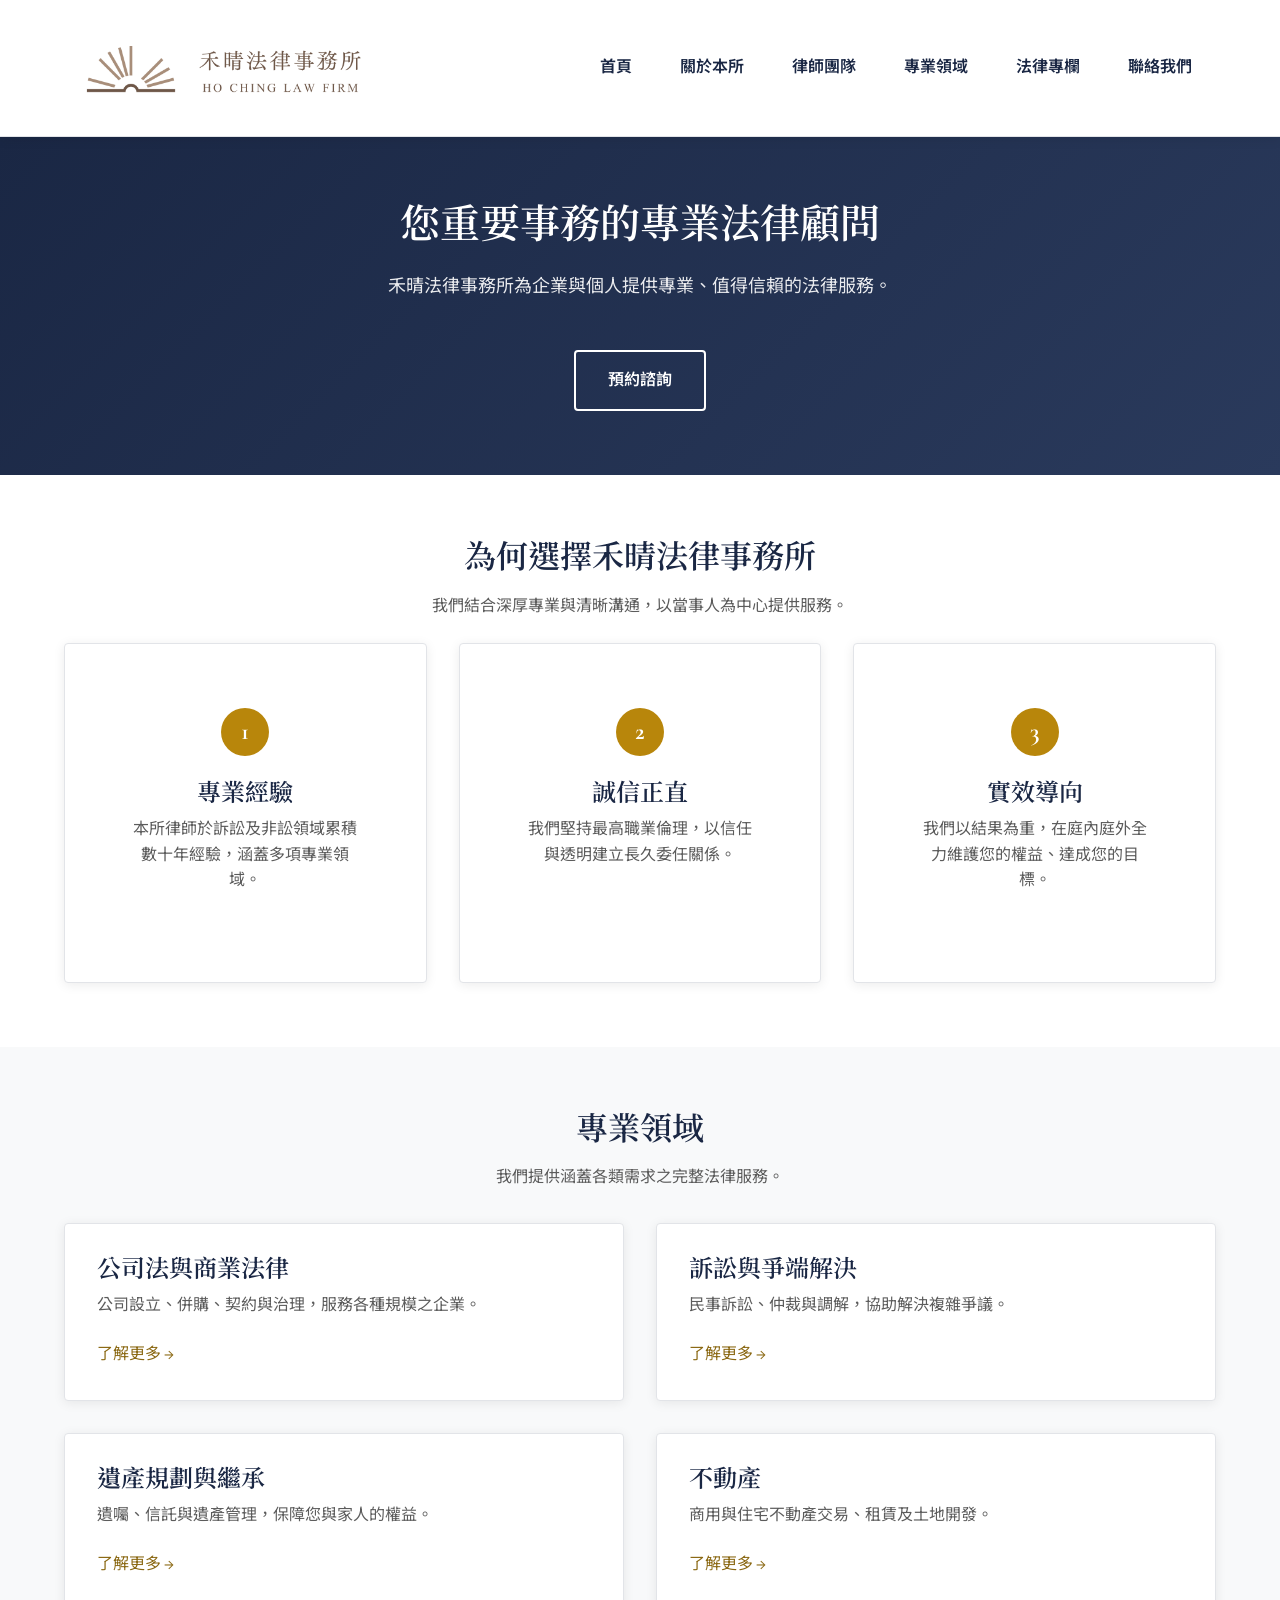
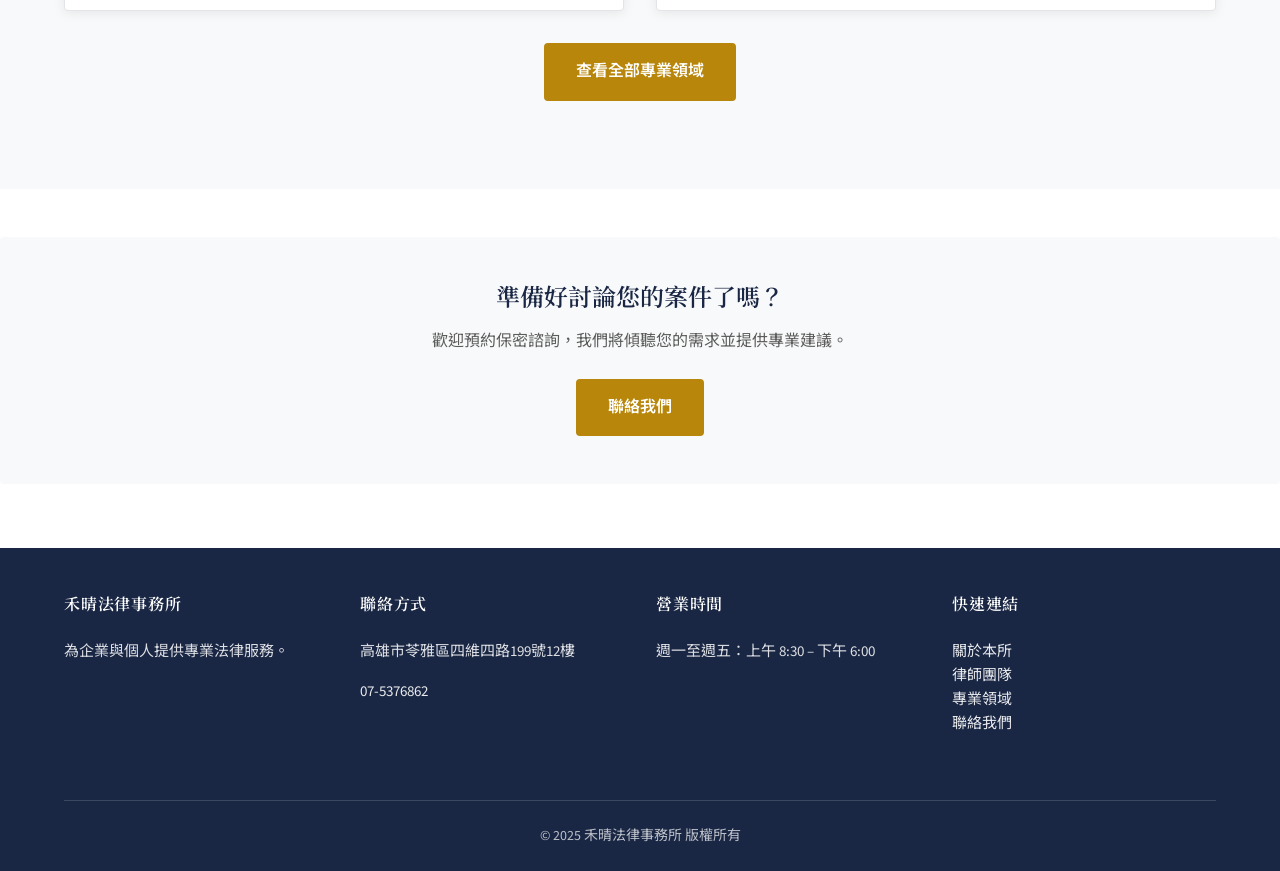
<file: index.html>
<!DOCTYPE html>
<html lang="zh-Hant">
<head>
  <meta charset="UTF-8">
  <link rel="icon" href="favicon.ico" type="image/png">
  <meta name="viewport" content="width=device-width, initial-scale=1.0">
  <meta name="google-site-verification" content="12ZD4bCanWb7pv_GKCkqzWaLTDuyAEgpv4U_JdPmpsA" />
  <meta name="description" content="禾晴法律事務所 — 訴訟、公司法、家事案件之專業法律服務，值得信賴的法律顧問。">
  <meta property="og:title" content="禾晴法律事務所 | 專業法律服務">
  <meta property="og:description" content="禾晴法律事務所 — 訴訟、公司法、家事案件之專業法律服務，值得信賴的法律顧問。">
  <meta property="og:type" content="website">
  <meta property="og:url" content="https://wupingshuen.github.io/hoching-law/">
  <meta property="og:locale" content="zh_TW">
  <title>禾晴法律事務所 | 專業法律服務</title>
  <link rel="preconnect" href="https://fonts.googleapis.com">
  <link rel="preconnect" href="https://fonts.gstatic.com" crossorigin>
  <link href="https://fonts.googleapis.com/css2?family=Cormorant+Garamond:ital,wght@0,500;0,600;0,700;1,500&family=Noto+Sans+TC:wght@400;500;700&family=Noto+Serif+TC:wght@500;600;700&family=Source+Sans+3:ital,wght@0,400;0,600;0,700;1,400&display=swap" rel="stylesheet">
  <link rel="stylesheet" href="styles.css">
</head>
<body>
  <a href="#main" class="skip-link">跳到主要內容</a>

  <header class="site-header">
    <div class="container">
      <a href="index.html" class="logo"><img src="assets/logo.png" alt="禾晴法律事務所 HO CHING LAW FIRM" class="logo-img"></a>
      <button type="button" class="nav-toggle" aria-expanded="false" aria-controls="main-nav" aria-label="開啟選單">
        <span class="icon-menu" aria-hidden="true">&#9776;</span>
        <span class="icon-close" aria-hidden="true">&times;</span>
      </button>
      <nav class="main-nav" id="main-nav">
        <ul>
          <li><a href="index.html">首頁</a></li>
          <li><a href="about.html">關於本所</a></li>
          <li><a href="team.html">律師團隊</a></li>
          <li><a href="practice.html">專業領域</a></li>
          <li><a href="blog.html">法律專欄</a></li>
          <li><a href="contact.html">聯絡我們</a></li>
        </ul>
      </nav>
    </div>
  </header>

  <main id="main">
    <section class="hero">
      <div class="container">
        <h1>您重要事務的專業法律顧問</h1>
        <p>禾晴法律事務所為企業與個人提供專業、值得信賴的法律服務。</p>
        <a href="contact.html" class="btn btn-outline">預約諮詢</a>
      </div>
    </section>

    <section class="section">
      <div class="container">
        <h2 class="text-center">為何選擇禾晴法律事務所</h2>
        <p class="text-center text-muted lead">我們結合深厚專業與清晰溝通，以當事人為中心提供服務。</p>
        <div class="card-grid card-grid-3">
          <div class="card feature">
            <div class="card-body">
              <div class="feature-icon">1</div>
              <h3>專業經驗</h3>
              <p>本所律師於訴訟及非訟領域累積數十年經驗，涵蓋多項專業領域。</p>
            </div>
          </div>
          <div class="card feature">
            <div class="card-body">
              <div class="feature-icon">2</div>
              <h3>誠信正直</h3>
              <p>我們堅持最高職業倫理，以信任與透明建立長久委任關係。</p>
            </div>
          </div>
          <div class="card feature">
            <div class="card-body">
              <div class="feature-icon">3</div>
              <h3>實效導向</h3>
              <p>我們以結果為重，在庭內庭外全力維護您的權益、達成您的目標。</p>
            </div>
          </div>
        </div>
      </div>
    </section>

    <section class="section section-alt">
      <div class="container">
        <h2 class="text-center">專業領域</h2>
        <p class="text-center text-muted mb-0">我們提供涵蓋各類需求之完整法律服務。</p>
        <div class="card-grid card-grid-2 mt-lg">
          <div class="card">
            <div class="card-body">
              <h3>公司法與商業法律</h3>
              <p>公司設立、併購、契約與治理，服務各種規模之企業。</p>
              <a href="practice.html#corporate">了解更多 &rarr;</a>
            </div>
          </div>
          <div class="card">
            <div class="card-body">
              <h3>訴訟與爭端解決</h3>
              <p>民事訴訟、仲裁與調解，協助解決複雜爭議。</p>
              <a href="practice.html#litigation">了解更多 &rarr;</a>
            </div>
          </div>
          <div class="card">
            <div class="card-body">
              <h3>遺產規劃與繼承</h3>
              <p>遺囑、信託與遺產管理，保障您與家人的權益。</p>
              <a href="practice.html#estate">了解更多 &rarr;</a>
            </div>
          </div>
          <div class="card">
            <div class="card-body">
              <h3>不動產</h3>
              <p>商用與住宅不動產交易、租賃及土地開發。</p>
              <a href="practice.html#real-estate">了解更多 &rarr;</a>
            </div>
          </div>
        </div>
        <p class="text-center mt-lg">
          <a href="practice.html" class="btn btn-primary">查看全部專業領域</a>
        </p>
      </div>
    </section>

    <section class="section contact-cta">
      <div class="container">
        <h3>準備好討論您的案件了嗎？</h3>
        <p>歡迎預約保密諮詢，我們將傾聽您的需求並提供專業建議。</p>
        <a href="contact.html" class="btn btn-primary">聯絡我們</a>
      </div>
    </section>
  </main>

  <footer class="site-footer">
    <div class="container">
      <div class="footer-grid">
        <div>
          <h4>禾晴法律事務所</h4>
          <p>為企業與個人提供專業法律服務。</p>
        </div>
        <div>
          <h4>聯絡方式</h4>
          <p>高雄市苓雅區四維四路199號12樓</p>
          <p><a href="tel:+88675376862">07-5376862</a></p>
        </div>
        <div>
          <h4>營業時間</h4>
          <p>週一至週五：上午 8:30 – 下午 6:00</p>
        </div>
        <div>
          <h4>快速連結</h4>
          <p>
            <a href="about.html">關於本所</a><br>
            <a href="team.html">律師團隊</a><br>
            <a href="practice.html">專業領域</a><br>
            <a href="contact.html">聯絡我們</a>
          </p>
        </div>
      </div>
      <div class="footer-bottom">
        <p>&copy; 2025 禾晴法律事務所 版權所有</p>
      </div>
    </div>
  </footer>

  <script src="main.js"></script>
</body>
</html>
</file>
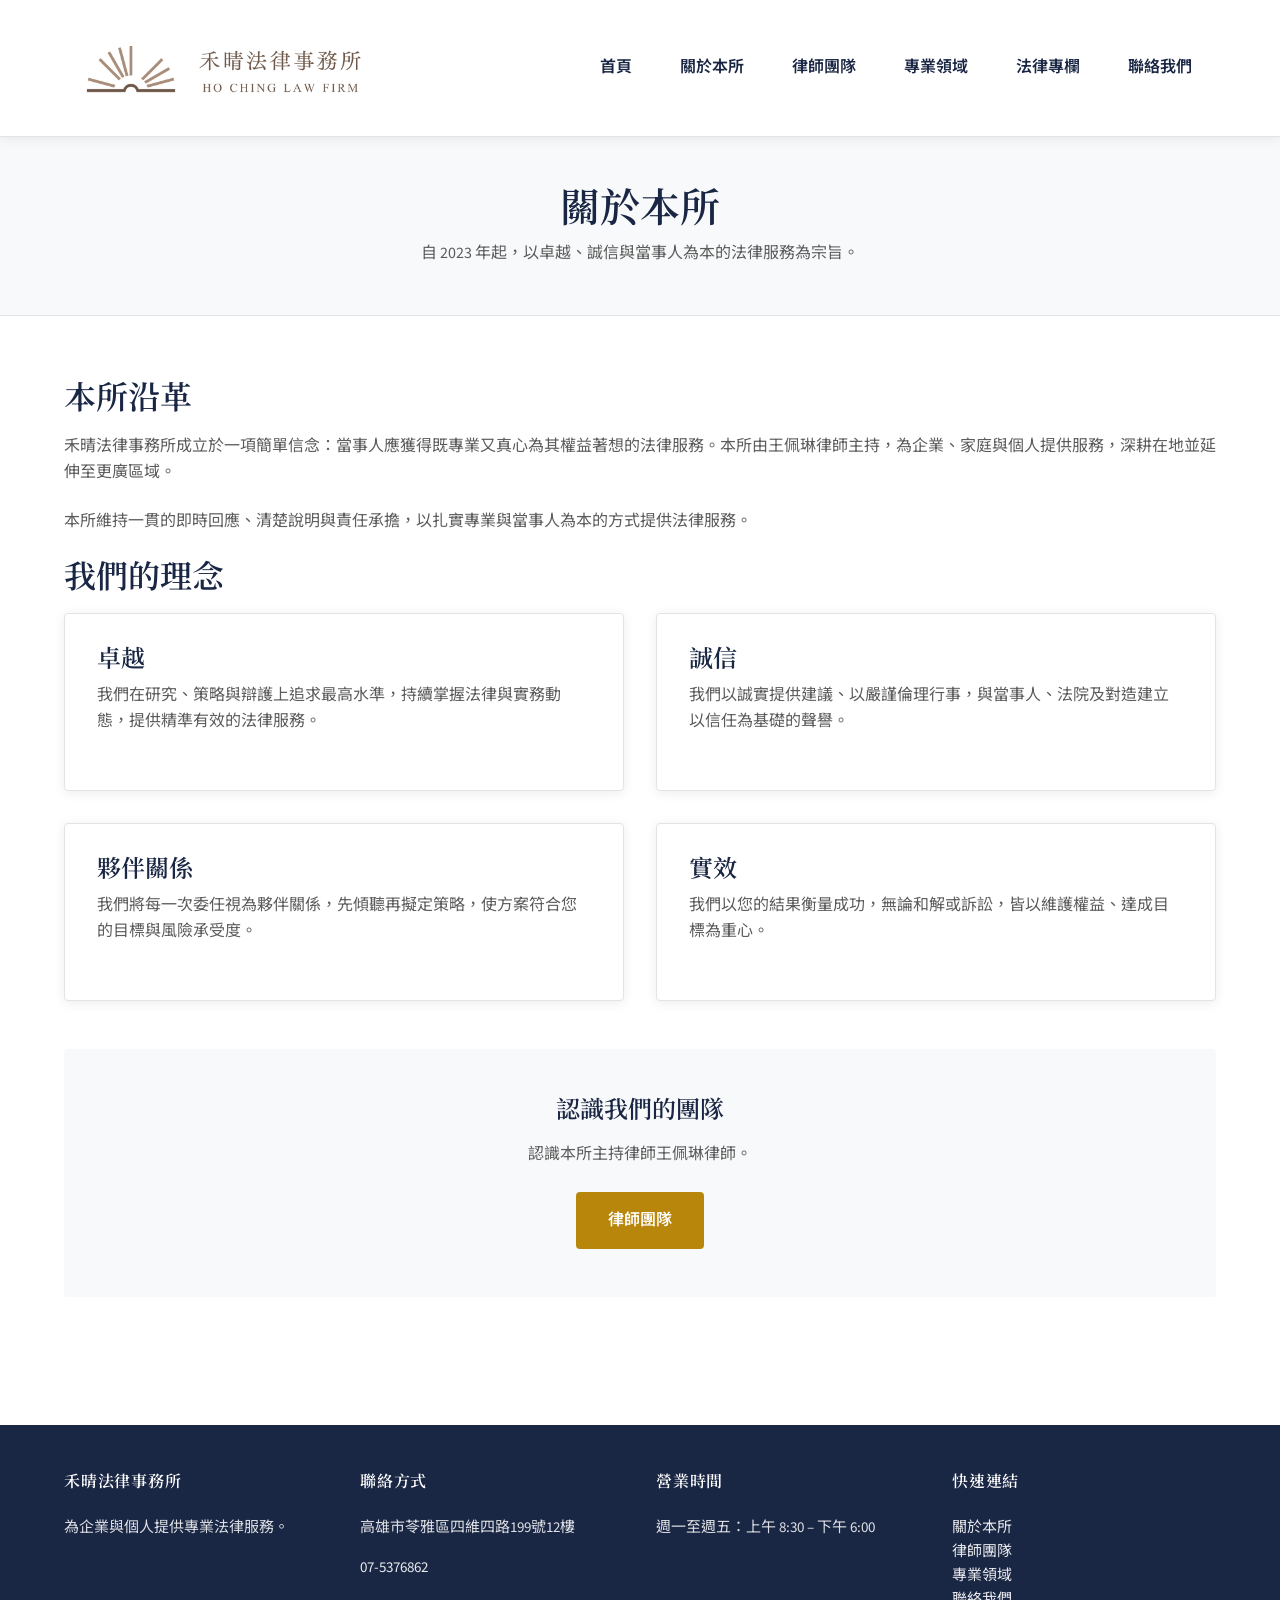
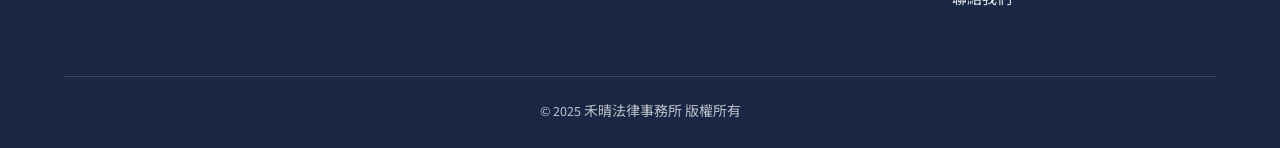
<file: about.html>
<!DOCTYPE html>
<html lang="zh-Hant">
<head>
  <meta charset="UTF-8">
  <link rel="icon" href="favicon.ico" type="image/png">
  <meta name="viewport" content="width=device-width, initial-scale=1.0">
  <meta name="description" content="關於禾晴法律事務所 — 本所沿革、理念與對卓越法律服務的承諾。">
  <title>關於本所 | 禾晴法律事務所</title>
  <link rel="preconnect" href="https://fonts.googleapis.com">
  <link rel="preconnect" href="https://fonts.gstatic.com" crossorigin>
  <link href="https://fonts.googleapis.com/css2?family=Cormorant+Garamond:ital,wght@0,500;0,600;0,700;1,500&family=Noto+Sans+TC:wght@400;500;700&family=Noto+Serif+TC:wght@500;600;700&family=Source+Sans+3:ital,wght@0,400;0,600;0,700;1,400&display=swap" rel="stylesheet">
  <link rel="stylesheet" href="styles.css">
</head>
<body>
  <a href="#main" class="skip-link">跳到主要內容</a>

  <header class="site-header">
    <div class="container">
      <a href="index.html" class="logo"><img src="assets/logo.png" alt="禾晴法律事務所 HO CHING LAW FIRM" class="logo-img"></a>
      <button type="button" class="nav-toggle" aria-expanded="false" aria-controls="main-nav" aria-label="開啟選單">
        <span class="icon-menu" aria-hidden="true">&#9776;</span>
        <span class="icon-close" aria-hidden="true">&times;</span>
      </button>
      <nav class="main-nav" id="main-nav">
        <ul>
          <li><a href="index.html">首頁</a></li>
          <li><a href="about.html">關於本所</a></li>
          <li><a href="team.html">律師團隊</a></li>
          <li><a href="practice.html">專業領域</a></li>
          <li><a href="blog.html">法律專欄</a></li>
          <li><a href="contact.html">聯絡我們</a></li>
        </ul>
      </nav>
    </div>
  </header>

  <main id="main">
    <section class="page-title">
      <div class="container">
        <h1>關於本所</h1>
        <p class="text-muted mb-0">自 2023 年起，以卓越、誠信與當事人為本的法律服務為宗旨。</p>
      </div>
    </section>

    <section class="section">
      <div class="container">
        <h2>本所沿革</h2>
        <p>禾晴法律事務所成立於一項簡單信念：當事人應獲得既專業又真心為其權益著想的法律服務。本所由王佩琳律師主持，為企業、家庭與個人提供服務，深耕在地並延伸至更廣區域。</p>
        <p>本所維持一貫的即時回應、清楚說明與責任承擔，以扎實專業與當事人為本的方式提供法律服務。</p>

        <h2>我們的理念</h2>
        <div class="card-grid card-grid-2">
          <div class="card">
            <div class="card-body">
              <h3>卓越</h3>
              <p>我們在研究、策略與辯護上追求最高水準，持續掌握法律與實務動態，提供精準有效的法律服務。</p>
            </div>
          </div>
          <div class="card">
            <div class="card-body">
              <h3>誠信</h3>
              <p>我們以誠實提供建議、以嚴謹倫理行事，與當事人、法院及對造建立以信任為基礎的聲譽。</p>
            </div>
          </div>
          <div class="card">
            <div class="card-body">
              <h3>夥伴關係</h3>
              <p>我們將每一次委任視為夥伴關係，先傾聽再擬定策略，使方案符合您的目標與風險承受度。</p>
            </div>
          </div>
          <div class="card">
            <div class="card-body">
              <h3>實效</h3>
              <p>我們以您的結果衡量成功，無論和解或訴訟，皆以維護權益、達成目標為重心。</p>
            </div>
          </div>
        </div>

        <div class="contact-cta">
          <h3>認識我們的團隊</h3>
          <p>認識本所主持律師王佩琳律師。</p>
          <a href="team.html" class="btn btn-primary">律師團隊</a>
        </div>
      </div>
    </section>
  </main>

  <footer class="site-footer">
    <div class="container">
      <div class="footer-grid">
        <div>
          <h4>禾晴法律事務所</h4>
          <p>為企業與個人提供專業法律服務。</p>
        </div>
        <div>
          <h4>聯絡方式</h4>
          <p>高雄市苓雅區四維四路199號12樓</p>
          <p><a href="tel:+88675376862">07-5376862</a></p>
        </div>
        <div>
          <h4>營業時間</h4>
          <p>週一至週五：上午 8:30 – 下午 6:00</p>
        </div>
        <div>
          <h4>快速連結</h4>
          <p>
            <a href="about.html">關於本所</a><br>
            <a href="team.html">律師團隊</a><br>
            <a href="practice.html">專業領域</a><br>
            <a href="contact.html">聯絡我們</a>
          </p>
        </div>
      </div>
      <div class="footer-bottom">
        <p>&copy; 2025 禾晴法律事務所 版權所有</p>
      </div>
    </div>
  </footer>

  <script src="main.js"></script>
</body>
</html>
</file>
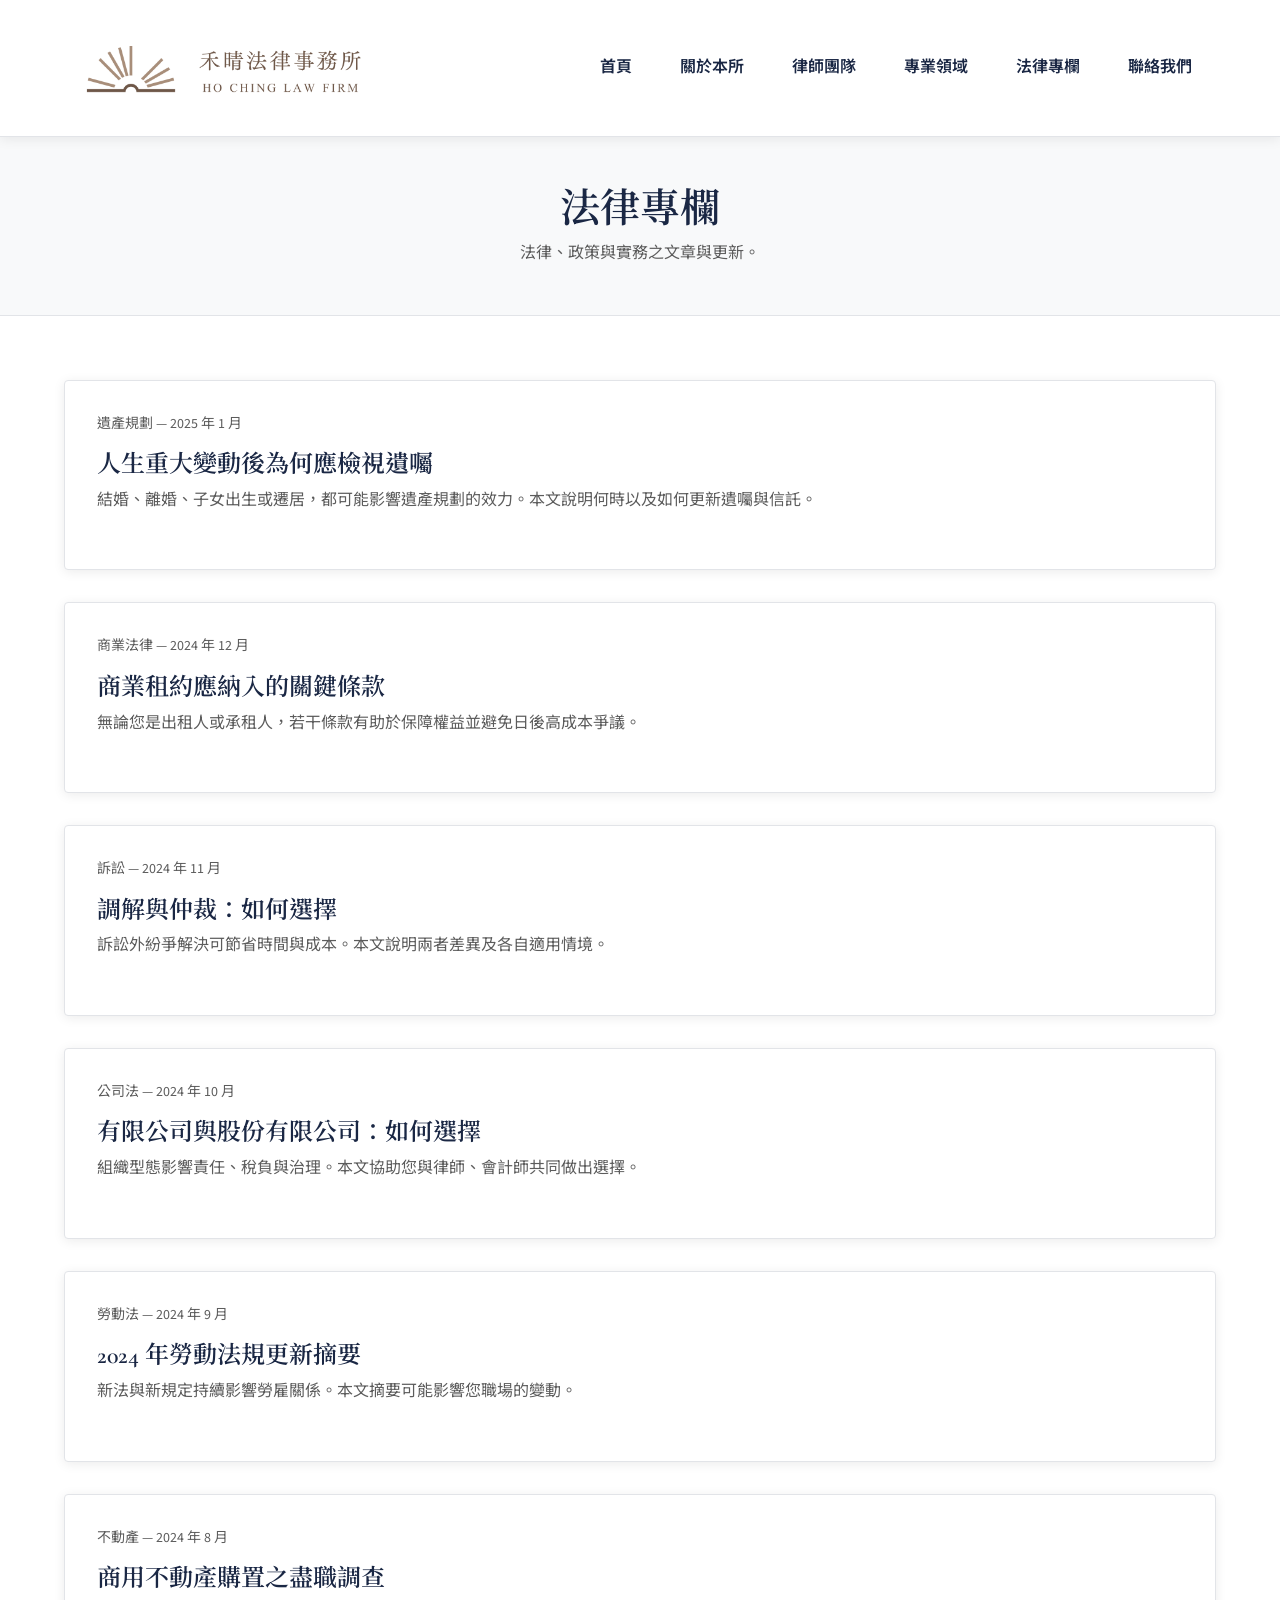
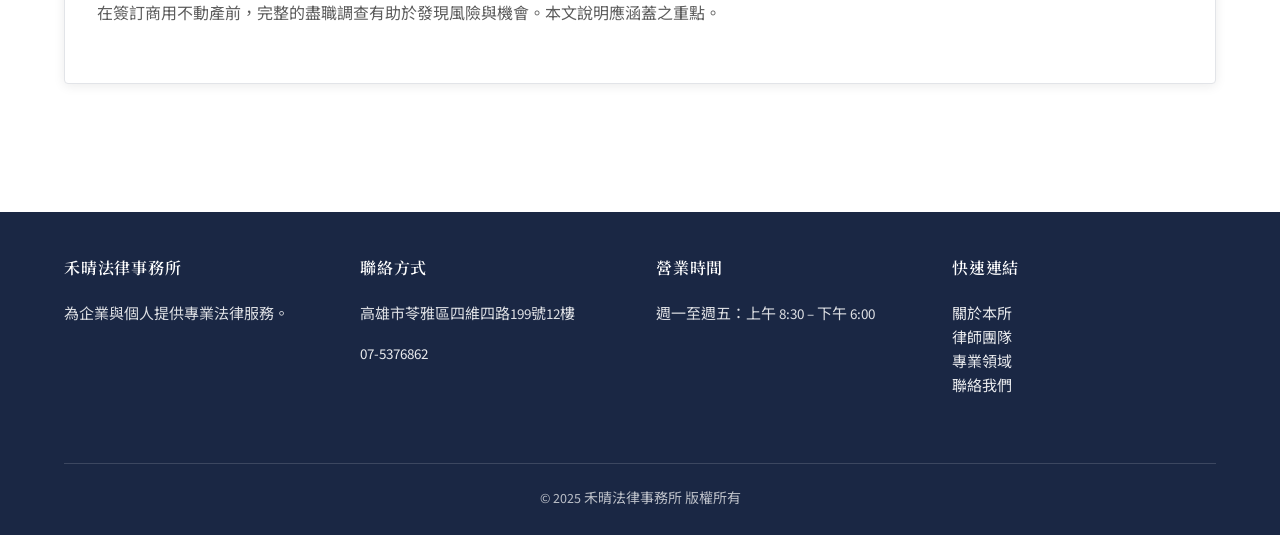
<file: blog.html>
<!DOCTYPE html>
<html lang="zh-Hant">
<head>
  <meta charset="UTF-8">
  <link rel="icon" href="favicon.ico" type="image/png">
  <meta name="viewport" content="width=device-width, initial-scale=1.0">
  <meta name="description" content="禾晴法律事務所法律專欄 — 法律與實務之文章與動態。">
  <title>法律專欄 | 禾晴法律事務所</title>
  <link rel="preconnect" href="https://fonts.googleapis.com">
  <link rel="preconnect" href="https://fonts.gstatic.com" crossorigin>
  <link href="https://fonts.googleapis.com/css2?family=Cormorant+Garamond:ital,wght@0,500;0,600;0,700;1,500&family=Noto+Sans+TC:wght@400;500;700&family=Noto+Serif+TC:wght@500;600;700&family=Source+Sans+3:ital,wght@0,400;0,600;0,700;1,400&display=swap" rel="stylesheet">
  <link rel="stylesheet" href="styles.css">
</head>
<body>
  <a href="#main" class="skip-link">跳到主要內容</a>

  <header class="site-header">
    <div class="container">
      <a href="index.html" class="logo"><img src="assets/logo.png" alt="禾晴法律事務所 HO CHING LAW FIRM" class="logo-img"></a>
      <button type="button" class="nav-toggle" aria-expanded="false" aria-controls="main-nav" aria-label="開啟選單">
        <span class="icon-menu" aria-hidden="true">&#9776;</span>
        <span class="icon-close" aria-hidden="true">&times;</span>
      </button>
      <nav class="main-nav" id="main-nav">
        <ul>
          <li><a href="index.html">首頁</a></li>
          <li><a href="about.html">關於本所</a></li>
          <li><a href="team.html">律師團隊</a></li>
          <li><a href="practice.html">專業領域</a></li>
          <li><a href="blog.html">法律專欄</a></li>
          <li><a href="contact.html">聯絡我們</a></li>
        </ul>
      </nav>
    </div>
  </header>

  <main id="main">
    <section class="page-title">
      <div class="container">
        <h1>法律專欄</h1>
        <p class="text-muted mb-0">法律、政策與實務之文章與更新。</p>
      </div>
    </section>

    <section class="section">
      <div class="container">
        <div class="card-grid article-list">
          <article class="card">
            <a href="#">
              <div class="card-body">
                <p class="meta">遺產規劃 — 2025 年 1 月</p>
                <h3>人生重大變動後為何應檢視遺囑</h3>
                <p>結婚、離婚、子女出生或遷居，都可能影響遺產規劃的效力。本文說明何時以及如何更新遺囑與信託。</p>
              </div>
            </a>
          </article>
          <article class="card">
            <a href="#">
              <div class="card-body">
                <p class="meta">商業法律 — 2024 年 12 月</p>
                <h3>商業租約應納入的關鍵條款</h3>
                <p>無論您是出租人或承租人，若干條款有助於保障權益並避免日後高成本爭議。</p>
              </div>
            </a>
          </article>
          <article class="card">
            <a href="#">
              <div class="card-body">
                <p class="meta">訴訟 — 2024 年 11 月</p>
                <h3>調解與仲裁：如何選擇</h3>
                <p>訴訟外紛爭解決可節省時間與成本。本文說明兩者差異及各自適用情境。</p>
              </div>
            </a>
          </article>
          <article class="card">
            <a href="#">
              <div class="card-body">
                <p class="meta">公司法 — 2024 年 10 月</p>
                <h3>有限公司與股份有限公司：如何選擇</h3>
                <p>組織型態影響責任、稅負與治理。本文協助您與律師、會計師共同做出選擇。</p>
              </div>
            </a>
          </article>
          <article class="card">
            <a href="#">
              <div class="card-body">
                <p class="meta">勞動法 — 2024 年 9 月</p>
                <h3>2024 年勞動法規更新摘要</h3>
                <p>新法與新規定持續影響勞雇關係。本文摘要可能影響您職場的變動。</p>
              </div>
            </a>
          </article>
          <article class="card">
            <a href="#">
              <div class="card-body">
                <p class="meta">不動產 — 2024 年 8 月</p>
                <h3>商用不動產購置之盡職調查</h3>
                <p>在簽訂商用不動產前，完整的盡職調查有助於發現風險與機會。本文說明應涵蓋之重點。</p>
              </div>
            </a>
          </article>
        </div>
      </div>
    </section>
  </main>

  <footer class="site-footer">
    <div class="container">
      <div class="footer-grid">
        <div>
          <h4>禾晴法律事務所</h4>
          <p>為企業與個人提供專業法律服務。</p>
        </div>
        <div>
          <h4>聯絡方式</h4>
          <p>高雄市苓雅區四維四路199號12樓</p>
          <p><a href="tel:+88675376862">07-5376862</a></p>
        </div>
        <div>
          <h4>營業時間</h4>
          <p>週一至週五：上午 8:30 – 下午 6:00</p>
        </div>
        <div>
          <h4>快速連結</h4>
          <p>
            <a href="about.html">關於本所</a><br>
            <a href="team.html">律師團隊</a><br>
            <a href="practice.html">專業領域</a><br>
            <a href="contact.html">聯絡我們</a>
          </p>
        </div>
      </div>
      <div class="footer-bottom">
        <p>&copy; 2025 禾晴法律事務所 版權所有</p>
      </div>
    </div>
  </footer>

  <script src="main.js"></script>
</body>
</html>
</file>
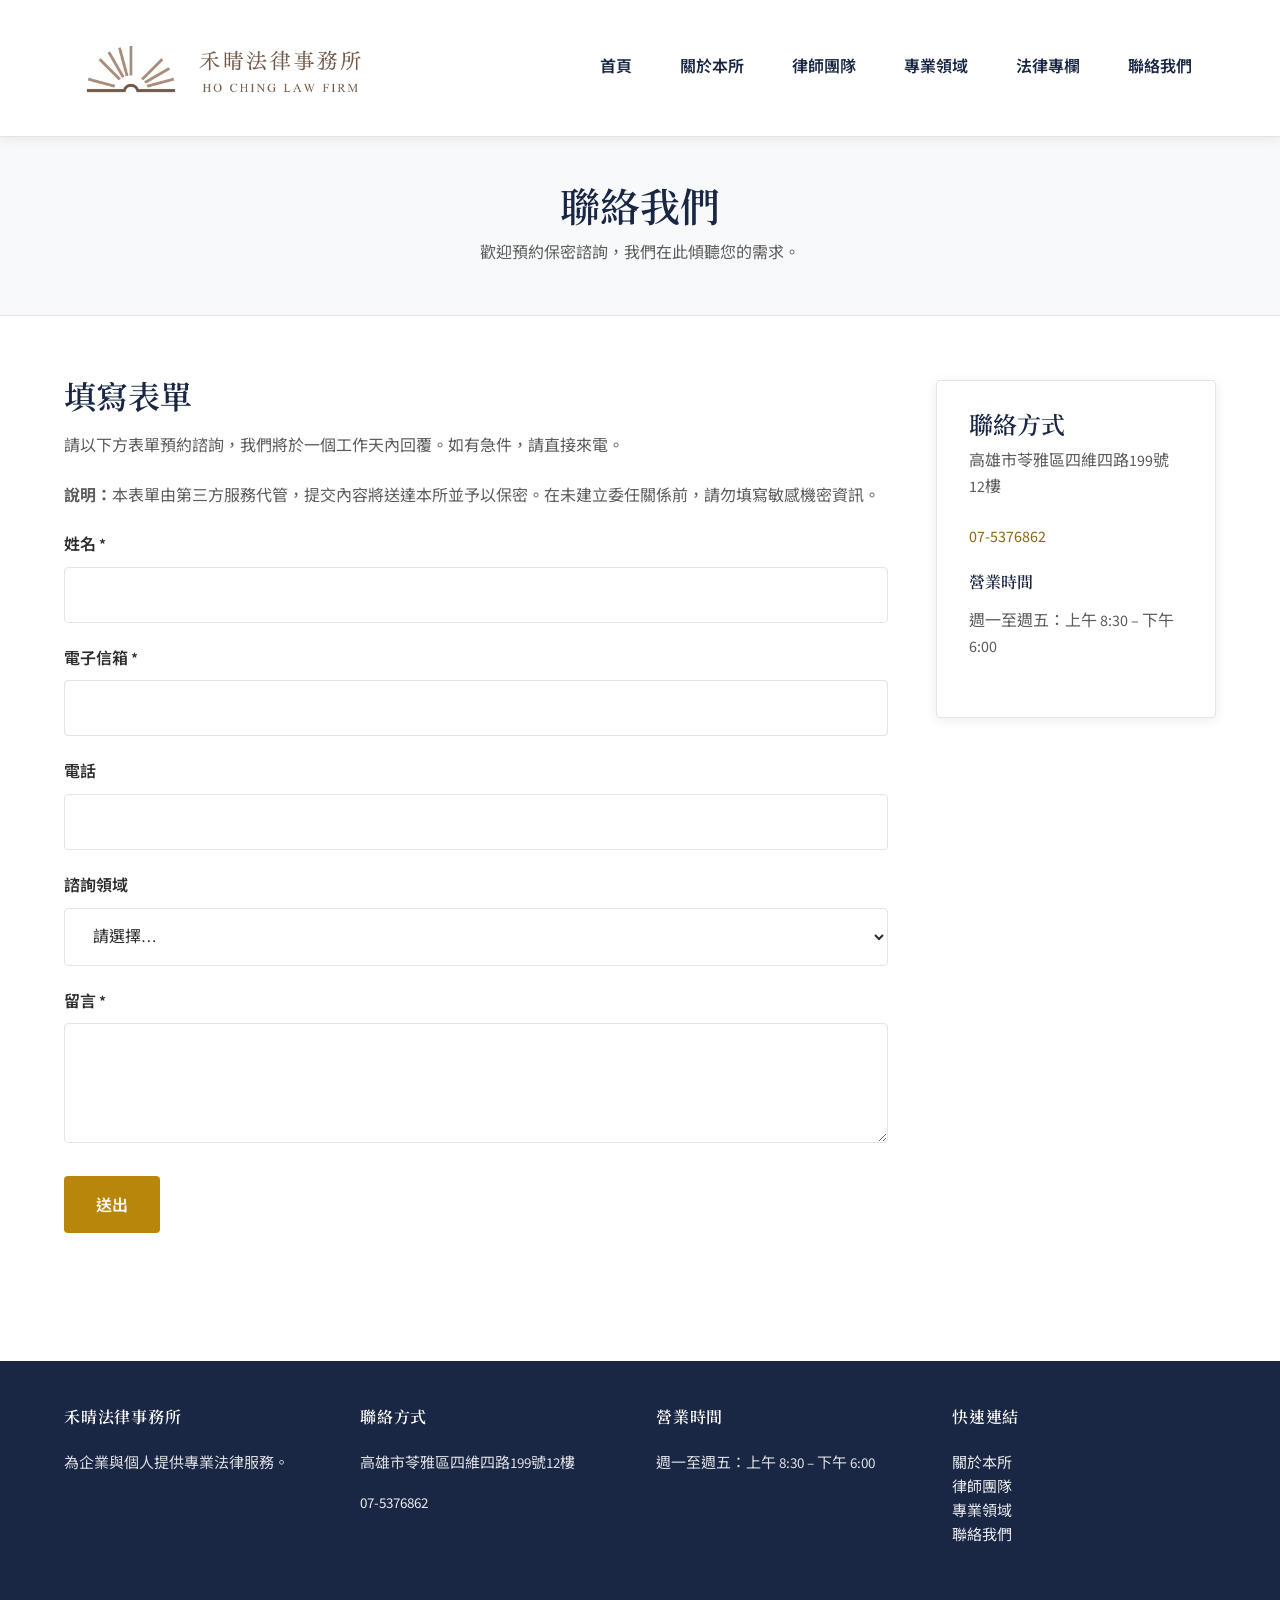
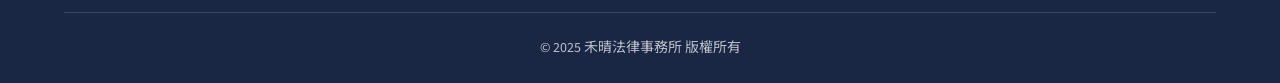
<file: contact.html>
<!DOCTYPE html>
<html lang="zh-Hant">
<head>
  <meta charset="UTF-8">
  <link rel="icon" href="favicon.ico" type="image/png">
  <meta name="viewport" content="width=device-width, initial-scale=1.0">
  <meta name="description" content="聯絡禾晴法律事務所 — 預約諮詢。地址、電話、電子信箱與營業時間。">
  <title>聯絡我們 | 禾晴法律事務所</title>
  <link rel="preconnect" href="https://fonts.googleapis.com">
  <link rel="preconnect" href="https://fonts.gstatic.com" crossorigin>
  <link href="https://fonts.googleapis.com/css2?family=Cormorant+Garamond:ital,wght@0,500;0,600;0,700;1,500&family=Noto+Sans+TC:wght@400;500;700&family=Noto+Serif+TC:wght@500;600;700&family=Source+Sans+3:ital,wght@0,400;0,600;0,700;1,400&display=swap" rel="stylesheet">
  <link rel="stylesheet" href="styles.css">
</head>
<body>
  <a href="#main" class="skip-link">跳到主要內容</a>

  <header class="site-header">
    <div class="container">
      <a href="index.html" class="logo"><img src="assets/logo.png" alt="禾晴法律事務所 HO CHING LAW FIRM" class="logo-img"></a>
      <button type="button" class="nav-toggle" aria-expanded="false" aria-controls="main-nav" aria-label="開啟選單">
        <span class="icon-menu" aria-hidden="true">&#9776;</span>
        <span class="icon-close" aria-hidden="true">&times;</span>
      </button>
      <nav class="main-nav" id="main-nav">
        <ul>
          <li><a href="index.html">首頁</a></li>
          <li><a href="about.html">關於本所</a></li>
          <li><a href="team.html">律師團隊</a></li>
          <li><a href="practice.html">專業領域</a></li>
          <li><a href="blog.html">法律專欄</a></li>
          <li><a href="contact.html">聯絡我們</a></li>
        </ul>
      </nav>
    </div>
  </header>

  <main id="main">
    <section class="page-title">
      <div class="container">
        <h1>聯絡我們</h1>
        <p class="text-muted mb-0">歡迎預約保密諮詢，我們在此傾聽您的需求。</p>
      </div>
    </section>

    <section class="section">
      <div class="container">
        <div class="content-sidebar">
          <div class="content-main">
            <h2>填寫表單</h2>
            <p>請以下方表單預約諮詢，我們將於一個工作天內回覆。如有急件，請直接來電。</p>
            <p class="text-muted"><strong>說明：</strong>本表單由第三方服務代管，提交內容將送達本所並予以保密。在未建立委任關係前，請勿填寫敏感機密資訊。</p>
            <form class="contact-form" action="https://formspree.io/f/mzdarjlz" method="post" id="contact-form">
              <input type="hidden" name="_subject" value="禾晴法律事務所 — 聯絡表單">
              <input type="hidden" name="_next" value="https://wupingshuen.github.io/hoching-law/thank-you.html">
              <div class="form-group">
                <label for="name">姓名 <span aria-hidden="true">*</span></label>
                <input type="text" id="name" name="name" required autocomplete="name">
              </div>
              <div class="form-group">
                <label for="email">電子信箱 <span aria-hidden="true">*</span></label>
                <input type="email" id="email" name="email" required autocomplete="email">
              </div>
              <div class="form-group">
                <label for="phone">電話</label>
                <input type="tel" id="phone" name="phone" autocomplete="tel">
              </div>
              <div class="form-group">
                <label for="practice">諮詢領域</label>
                <select id="practice" name="practice">
                  <option value="">請選擇…</option>
                  <option value="corporate">公司法與商業法律</option>
                  <option value="litigation">訴訟與爭端解決</option>
                  <option value="estate">遺產規劃與繼承</option>
                  <option value="real-estate">不動產</option>
                  <option value="employment">勞動法</option>
                  <option value="other">其他</option>
                </select>
              </div>
              <div class="form-group">
                <label for="message">留言 <span aria-hidden="true">*</span></label>
                <textarea id="message" name="message" required></textarea>
              </div>
              <button type="submit" class="btn btn-primary">送出</button>
            </form>
          </div>
          <aside>
            <div class="card">
              <div class="card-body">
                <h3>聯絡方式</h3>
                <p>高雄市苓雅區四維四路199號12樓</p>
                <p><a href="tel:+88675376862">07-5376862</a></p>
                <h4>營業時間</h4>
                <p>週一至週五：上午 8:30 – 下午 6:00</p>
              </div>
            </div>
          </aside>
        </div>
      </div>
    </section>
  </main>

  <footer class="site-footer">
    <div class="container">
      <div class="footer-grid">
        <div>
          <h4>禾晴法律事務所</h4>
          <p>為企業與個人提供專業法律服務。</p>
        </div>
        <div>
          <h4>聯絡方式</h4>
          <p>高雄市苓雅區四維四路199號12樓</p>
          <p><a href="tel:+88675376862">07-5376862</a></p>
        </div>
        <div>
          <h4>營業時間</h4>
          <p>週一至週五：上午 8:30 – 下午 6:00</p>
        </div>
        <div>
          <h4>快速連結</h4>
          <p>
            <a href="about.html">關於本所</a><br>
            <a href="team.html">律師團隊</a><br>
            <a href="practice.html">專業領域</a><br>
            <a href="contact.html">聯絡我們</a>
          </p>
        </div>
      </div>
      <div class="footer-bottom">
        <p>&copy; 2025 禾晴法律事務所 版權所有</p>
      </div>
    </div>
  </footer>

  <script src="main.js"></script>
</body>
</html>
</file>
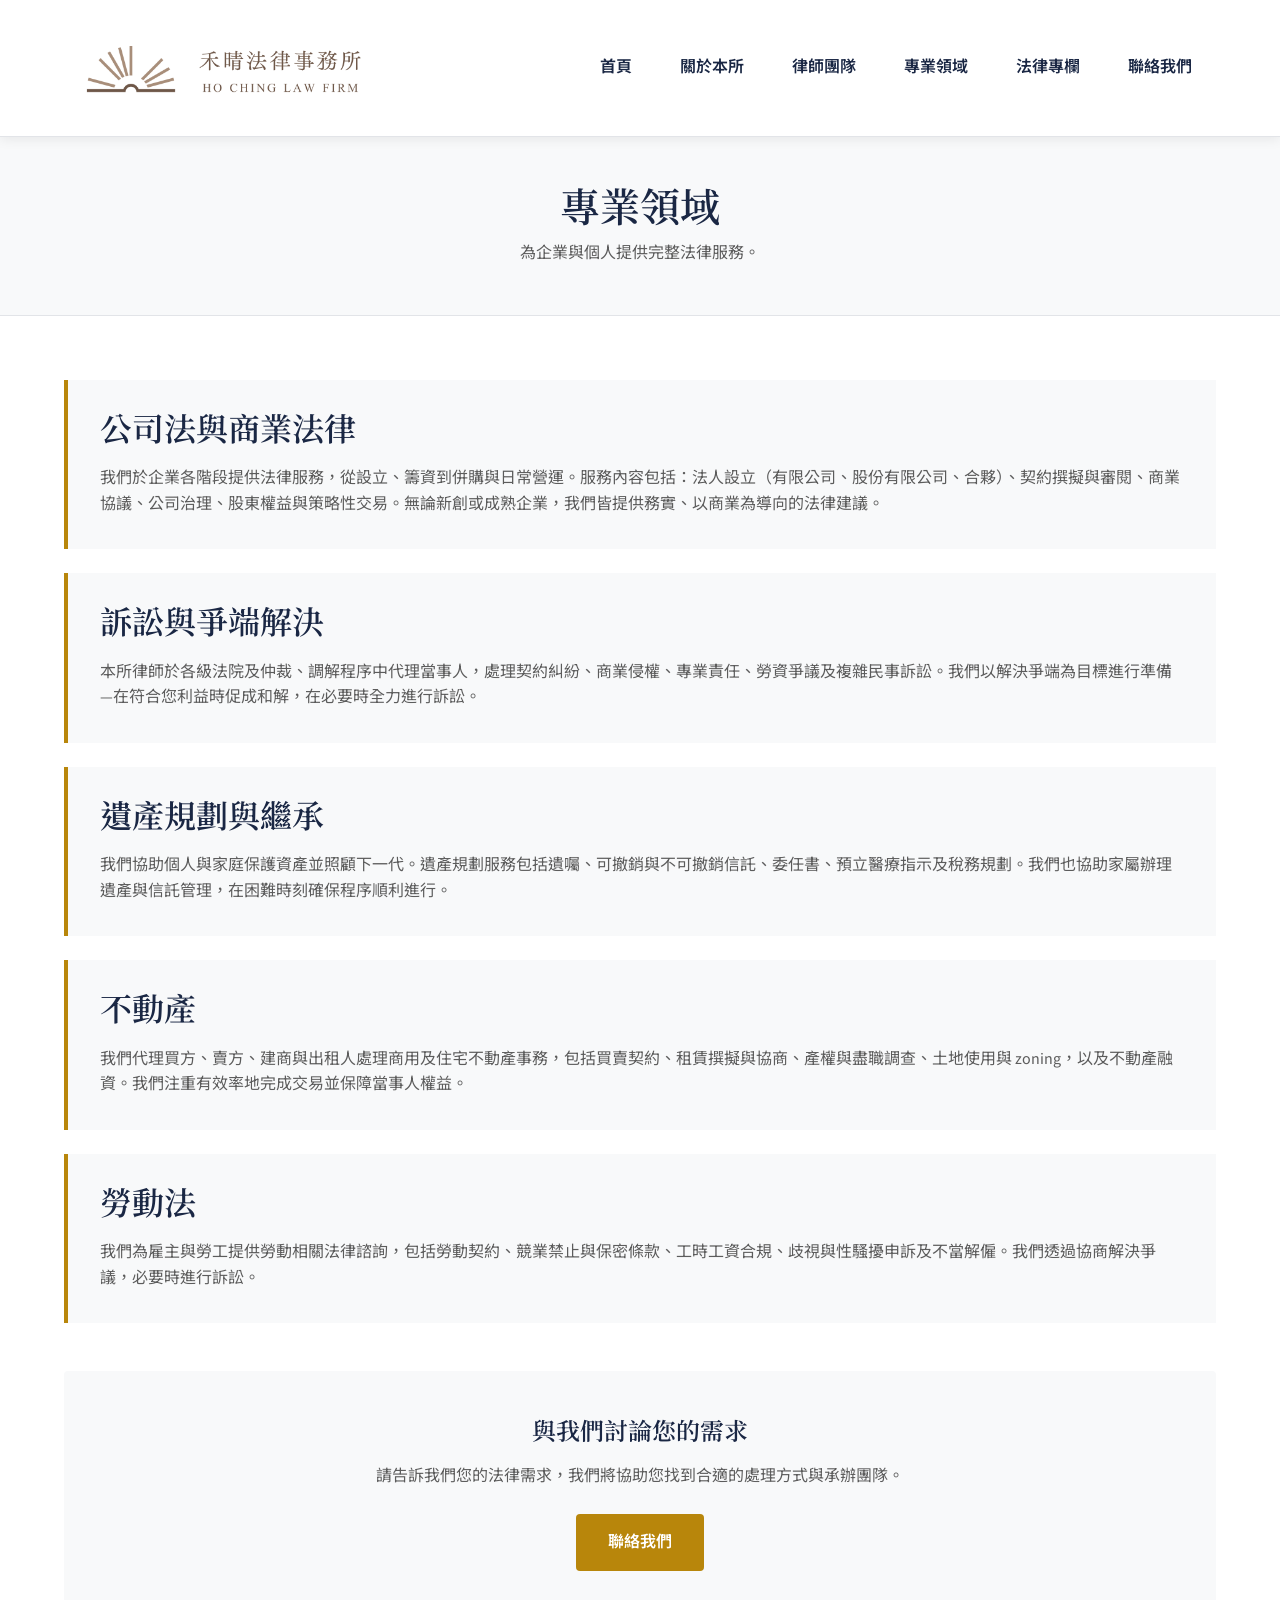
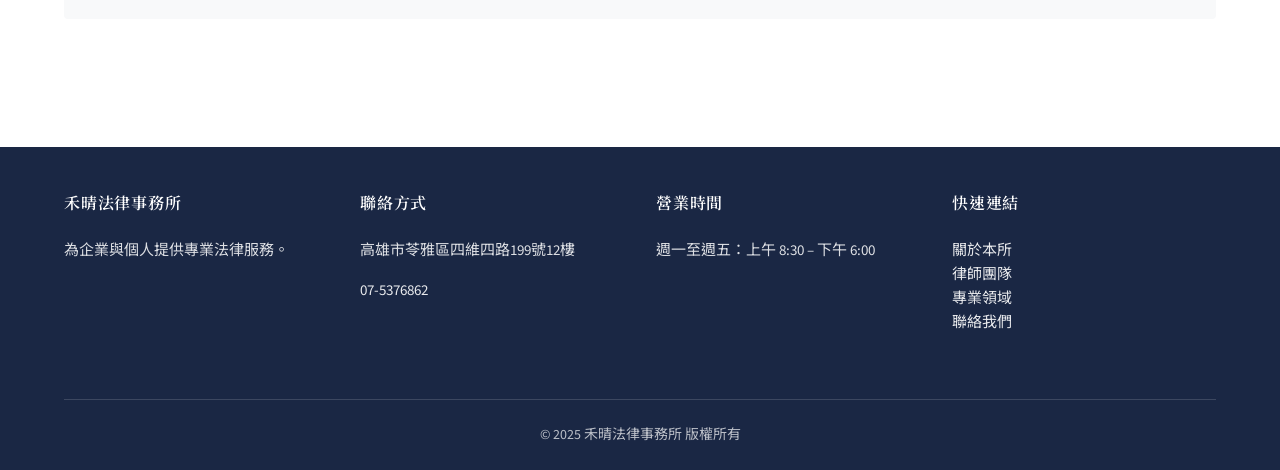
<file: practice.html>
<!DOCTYPE html>
<html lang="zh-Hant">
<head>
  <meta charset="UTF-8">
  <link rel="icon" href="favicon.ico" type="image/png">
  <meta name="viewport" content="width=device-width, initial-scale=1.0">
  <meta name="description" content="禾晴法律事務所專業領域 — 公司法、訴訟、遺產規劃、不動產、勞動法等。">
  <title>專業領域 | 禾晴法律事務所</title>
  <link rel="preconnect" href="https://fonts.googleapis.com">
  <link rel="preconnect" href="https://fonts.gstatic.com" crossorigin>
  <link href="https://fonts.googleapis.com/css2?family=Cormorant+Garamond:ital,wght@0,500;0,600;0,700;1,500&family=Noto+Sans+TC:wght@400;500;700&family=Noto+Serif+TC:wght@500;600;700&family=Source+Sans+3:ital,wght@0,400;0,600;0,700;1,400&display=swap" rel="stylesheet">
  <link rel="stylesheet" href="styles.css">
</head>
<body>
  <a href="#main" class="skip-link">跳到主要內容</a>

  <header class="site-header">
    <div class="container">
      <a href="index.html" class="logo"><img src="assets/logo.png" alt="禾晴法律事務所 HO CHING LAW FIRM" class="logo-img"></a>
      <button type="button" class="nav-toggle" aria-expanded="false" aria-controls="main-nav" aria-label="開啟選單">
        <span class="icon-menu" aria-hidden="true">&#9776;</span>
        <span class="icon-close" aria-hidden="true">&times;</span>
      </button>
      <nav class="main-nav" id="main-nav">
        <ul>
          <li><a href="index.html">首頁</a></li>
          <li><a href="about.html">關於本所</a></li>
          <li><a href="team.html">律師團隊</a></li>
          <li><a href="practice.html">專業領域</a></li>
          <li><a href="blog.html">法律專欄</a></li>
          <li><a href="contact.html">聯絡我們</a></li>
        </ul>
      </nav>
    </div>
  </header>

  <main id="main">
    <section class="page-title">
      <div class="container">
        <h1>專業領域</h1>
        <p class="text-muted mb-0">為企業與個人提供完整法律服務。</p>
      </div>
    </section>

    <section class="section">
      <div class="container">
        <div id="corporate" class="practice-block">
          <h2>公司法與商業法律</h2>
          <p>我們於企業各階段提供法律服務，從設立、籌資到併購與日常營運。服務內容包括：法人設立（有限公司、股份有限公司、合夥）、契約撰擬與審閱、商業協議、公司治理、股東權益與策略性交易。無論新創或成熟企業，我們皆提供務實、以商業為導向的法律建議。</p>
        </div>

        <div id="litigation" class="practice-block">
          <h2>訴訟與爭端解決</h2>
          <p>本所律師於各級法院及仲裁、調解程序中代理當事人，處理契約糾紛、商業侵權、專業責任、勞資爭議及複雜民事訴訟。我們以解決爭端為目標進行準備—在符合您利益時促成和解，在必要時全力進行訴訟。</p>
        </div>

        <div id="estate" class="practice-block">
          <h2>遺產規劃與繼承</h2>
          <p>我們協助個人與家庭保護資產並照顧下一代。遺產規劃服務包括遺囑、可撤銷與不可撤銷信託、委任書、預立醫療指示及稅務規劃。我們也協助家屬辦理遺產與信託管理，在困難時刻確保程序順利進行。</p>
        </div>

        <div id="real-estate" class="practice-block">
          <h2>不動產</h2>
          <p>我們代理買方、賣方、建商與出租人處理商用及住宅不動產事務，包括買賣契約、租賃撰擬與協商、產權與盡職調查、土地使用與 zoning，以及不動產融資。我們注重有效率地完成交易並保障當事人權益。</p>
        </div>

        <div id="employment" class="practice-block">
          <h2>勞動法</h2>
          <p>我們為雇主與勞工提供勞動相關法律諮詢，包括勞動契約、競業禁止與保密條款、工時工資合規、歧視與性騷擾申訴及不當解僱。我們透過協商解決爭議，必要時進行訴訟。</p>
        </div>

        <div class="contact-cta">
          <h3>與我們討論您的需求</h3>
          <p>請告訴我們您的法律需求，我們將協助您找到合適的處理方式與承辦團隊。</p>
          <a href="contact.html" class="btn btn-primary">聯絡我們</a>
        </div>
      </div>
    </section>
  </main>

  <footer class="site-footer">
    <div class="container">
      <div class="footer-grid">
        <div>
          <h4>禾晴法律事務所</h4>
          <p>為企業與個人提供專業法律服務。</p>
        </div>
        <div>
          <h4>聯絡方式</h4>
          <p>高雄市苓雅區四維四路199號12樓</p>
          <p><a href="tel:+88675376862">07-5376862</a></p>
        </div>
        <div>
          <h4>營業時間</h4>
          <p>週一至週五：上午 8:30 – 下午 6:00</p>
        </div>
        <div>
          <h4>快速連結</h4>
          <p>
            <a href="about.html">關於本所</a><br>
            <a href="team.html">律師團隊</a><br>
            <a href="practice.html">專業領域</a><br>
            <a href="contact.html">聯絡我們</a>
          </p>
        </div>
      </div>
      <div class="footer-bottom">
        <p>&copy; 2025 禾晴法律事務所 版權所有</p>
      </div>
    </div>
  </footer>

  <script src="main.js"></script>
</body>
</html>
</file>
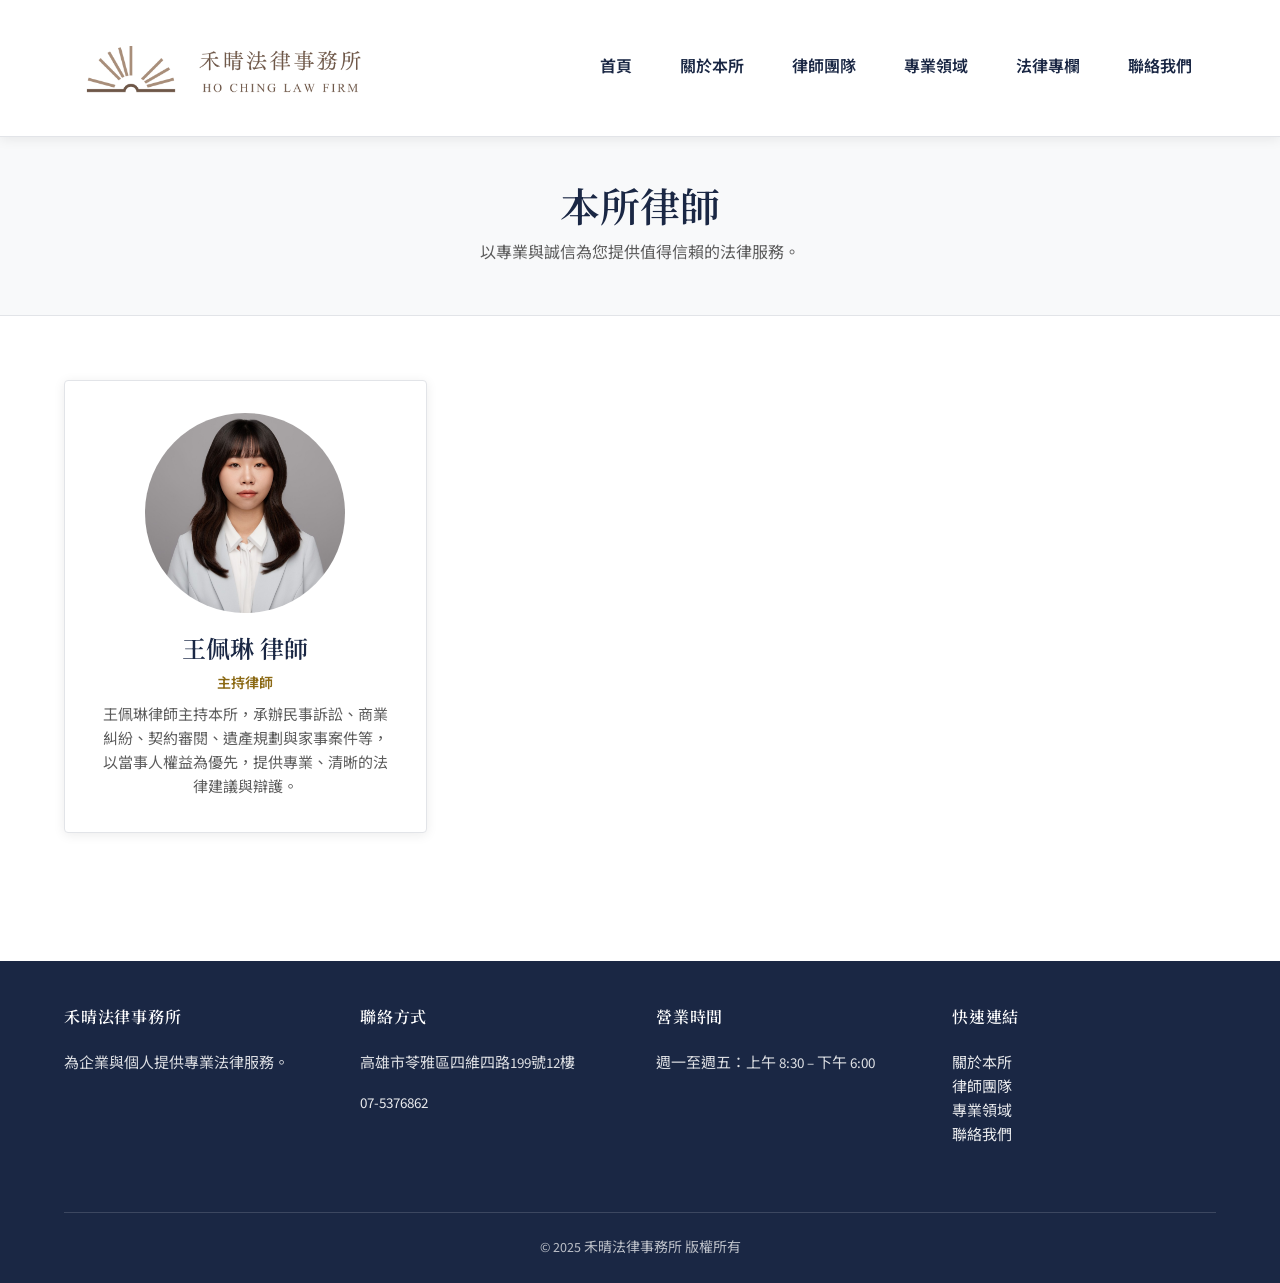
<file: team.html>
<!DOCTYPE html>
<html lang="zh-Hant">
<head>
  <meta charset="UTF-8">
  <link rel="icon" href="favicon.ico" type="image/png">
  <meta name="viewport" content="width=device-width, initial-scale=1.0">
  <meta name="description" content="禾晴法律事務所 — 王佩琳律師，專業、值得信賴的法律服務。">
  <title>律師團隊 | 禾晴法律事務所</title>
  <link rel="preconnect" href="https://fonts.googleapis.com">
  <link rel="preconnect" href="https://fonts.gstatic.com" crossorigin>
  <link href="https://fonts.googleapis.com/css2?family=Cormorant+Garamond:ital,wght@0,500;0,600;0,700;1,500&family=Noto+Sans+TC:wght@400;500;700&family=Noto+Serif+TC:wght@500;600;700&family=Source+Sans+3:ital,wght@0,400;0,600;0,700;1,400&display=swap" rel="stylesheet">
  <link rel="stylesheet" href="styles.css">
</head>
<body>
  <a href="#main" class="skip-link">跳到主要內容</a>

  <header class="site-header">
    <div class="container">
      <a href="index.html" class="logo"><img src="assets/logo.png" alt="禾晴法律事務所 HO CHING LAW FIRM" class="logo-img"></a>
      <button type="button" class="nav-toggle" aria-expanded="false" aria-controls="main-nav" aria-label="開啟選單">
        <span class="icon-menu" aria-hidden="true">&#9776;</span>
        <span class="icon-close" aria-hidden="true">&times;</span>
      </button>
      <nav class="main-nav" id="main-nav">
        <ul>
          <li><a href="index.html">首頁</a></li>
          <li><a href="about.html">關於本所</a></li>
          <li><a href="team.html">律師團隊</a></li>
          <li><a href="practice.html">專業領域</a></li>
          <li><a href="blog.html">法律專欄</a></li>
          <li><a href="contact.html">聯絡我們</a></li>
        </ul>
      </nav>
    </div>
  </header>

  <main id="main">
    <section class="page-title">
      <div class="container">
        <h1>本所律師</h1>
        <p class="text-muted mb-0">以專業與誠信為您提供值得信賴的法律服務。</p>
      </div>
    </section>

    <section class="section">
      <div class="container">
        <div class="card-grid card-grid-3">
          <article class="card team-card">
            <div class="card-body">
              <img src="assets/wang-peilin.jpg" alt="王佩琳律師" class="team-photo" width="200" height="200">
              <h3>王佩琳 律師</h3>
              <p class="role">主持律師</p>
              <p class="bio">王佩琳律師主持本所，承辦民事訴訟、商業糾紛、契約審閱、遺產規劃與家事案件等，以當事人權益為優先，提供專業、清晰的法律建議與辯護。</p>
            </div>
          </article>
        </div>
      </div>
    </section>
  </main>

  <footer class="site-footer">
    <div class="container">
      <div class="footer-grid">
        <div>
          <h4>禾晴法律事務所</h4>
          <p>為企業與個人提供專業法律服務。</p>
        </div>
        <div>
          <h4>聯絡方式</h4>
          <p>高雄市苓雅區四維四路199號12樓</p>
          <p><a href="tel:+88675376862">07-5376862</a></p>
        </div>
        <div>
          <h4>營業時間</h4>
          <p>週一至週五：上午 8:30 – 下午 6:00</p>
        </div>
        <div>
          <h4>快速連結</h4>
          <p>
            <a href="about.html">關於本所</a><br>
            <a href="team.html">律師團隊</a><br>
            <a href="practice.html">專業領域</a><br>
            <a href="contact.html">聯絡我們</a>
          </p>
        </div>
      </div>
      <div class="footer-bottom">
        <p>&copy; 2025 禾晴法律事務所 版權所有</p>
      </div>
    </div>
  </footer>

  <script src="main.js"></script>
</body>
</html>
</file>
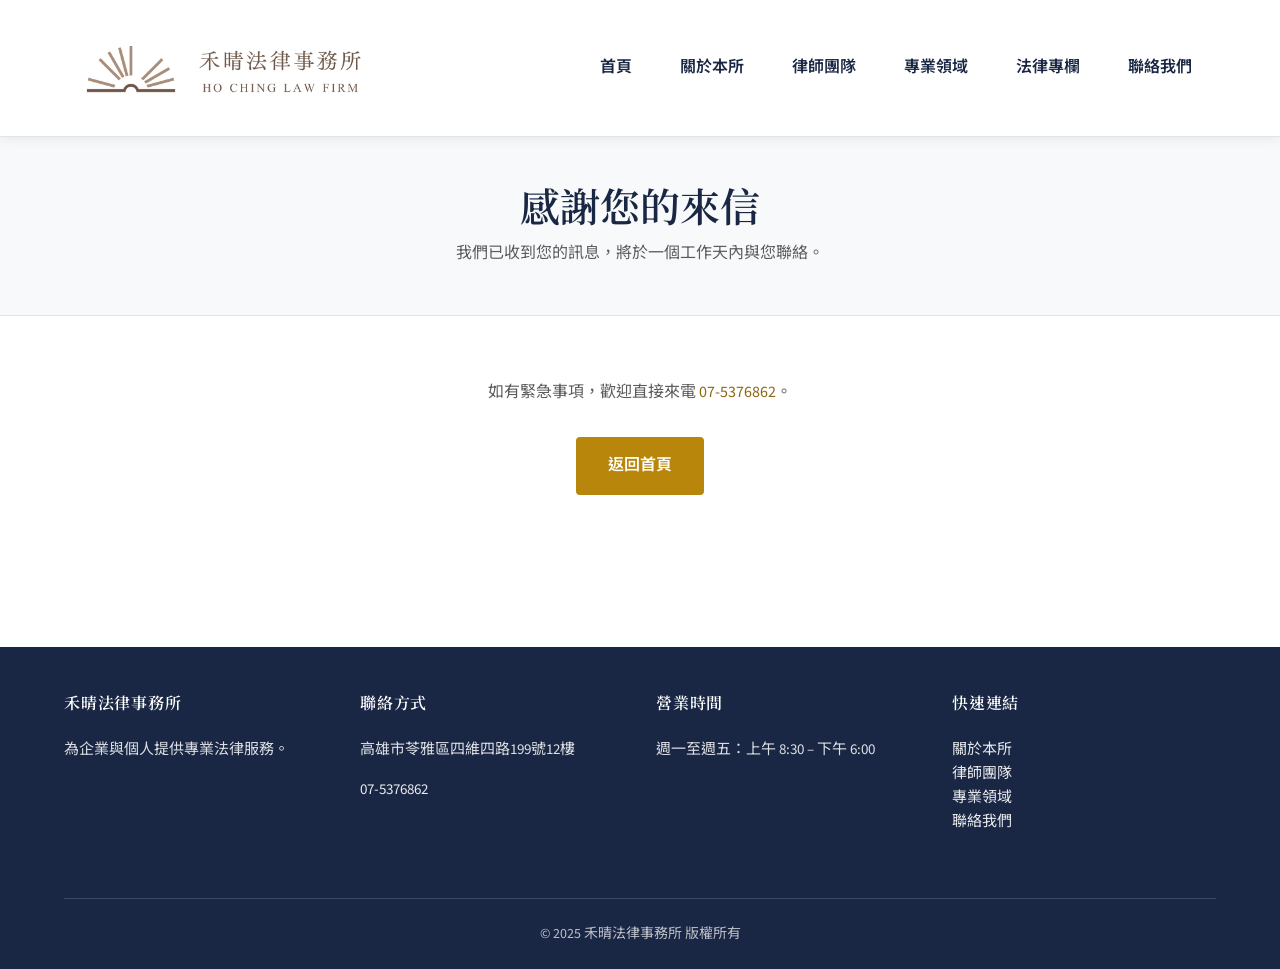
<file: thank-you.html>
<!DOCTYPE html>
<html lang="zh-Hant">
<head>
  <meta charset="UTF-8">
  <link rel="icon" href="favicon.ico" type="image/png">
  <meta name="viewport" content="width=device-width, initial-scale=1.0">
  <meta name="description" content="感謝您的來信 — 禾晴法律事務所將儘快與您聯絡。">
  <title>感謝您的來信 | 禾晴法律事務所</title>
  <link rel="preconnect" href="https://fonts.googleapis.com">
  <link rel="preconnect" href="https://fonts.gstatic.com" crossorigin>
  <link href="https://fonts.googleapis.com/css2?family=Cormorant+Garamond:ital,wght@0,500;0,600;0,700;1,500&family=Noto+Sans+TC:wght@400;500;700&family=Noto+Serif+TC:wght@500;600;700&family=Source+Sans+3:ital,wght@0,400;0,600;0,700;1,400&display=swap" rel="stylesheet">
  <link rel="stylesheet" href="styles.css">
</head>
<body>
  <a href="#main" class="skip-link">跳到主要內容</a>

  <header class="site-header">
    <div class="container">
      <a href="index.html" class="logo"><img src="assets/logo.png" alt="禾晴法律事務所 HO CHING LAW FIRM" class="logo-img"></a>
      <button type="button" class="nav-toggle" aria-expanded="false" aria-controls="main-nav" aria-label="開啟選單">
        <span class="icon-menu" aria-hidden="true">&#9776;</span>
        <span class="icon-close" aria-hidden="true">&times;</span>
      </button>
      <nav class="main-nav" id="main-nav">
        <ul>
          <li><a href="index.html">首頁</a></li>
          <li><a href="about.html">關於本所</a></li>
          <li><a href="team.html">律師團隊</a></li>
          <li><a href="practice.html">專業領域</a></li>
          <li><a href="blog.html">法律專欄</a></li>
          <li><a href="contact.html">聯絡我們</a></li>
        </ul>
      </nav>
    </div>
  </header>

  <main id="main">
    <section class="page-title">
      <div class="container">
        <h1>感謝您的來信</h1>
        <p class="text-muted mb-0">我們已收到您的訊息，將於一個工作天內與您聯絡。</p>
      </div>
    </section>

    <section class="section">
      <div class="container text-center">
        <p>如有緊急事項，歡迎直接來電 <a href="tel:+88675376862">07-5376862</a>。</p>
        <p class="mt-lg"><a href="index.html" class="btn btn-primary">返回首頁</a></p>
      </div>
    </section>
  </main>

  <footer class="site-footer">
    <div class="container">
      <div class="footer-grid">
        <div>
          <h4>禾晴法律事務所</h4>
          <p>為企業與個人提供專業法律服務。</p>
        </div>
        <div>
          <h4>聯絡方式</h4>
          <p>高雄市苓雅區四維四路199號12樓</p>
          <p><a href="tel:+88675376862">07-5376862</a></p>
        </div>
        <div>
          <h4>營業時間</h4>
          <p>週一至週五：上午 8:30 – 下午 6:00</p>
        </div>
        <div>
          <h4>快速連結</h4>
          <p>
            <a href="about.html">關於本所</a><br>
            <a href="team.html">律師團隊</a><br>
            <a href="practice.html">專業領域</a><br>
            <a href="contact.html">聯絡我們</a>
          </p>
        </div>
      </div>
      <div class="footer-bottom">
        <p>&copy; 2025 禾晴法律事務所 版權所有</p>
      </div>
    </div>
  </footer>

  <script src="main.js"></script>
</body>
</html>
</file>
<file: styles.css>
/* ============================================
   LAW FIRM — Shared Styles
   Mobile-first, premium, accessible
   ============================================ */

/* --- CSS Custom Properties --- */
:root {
  --color-navy: #1a2744;
  --color-navy-light: #2a3a5c;
  --color-charcoal: #2d2d2d;
  --color-charcoal-light: #4a4a4a;
  --color-white: #ffffff;
  --color-off-white: #f8f9fa;
  --color-gold: #b8860b;
  --color-gold-light: #d4a84b;
  --color-gold-dark: #8b6914;
  --color-border: #e2e4e8;
  --color-text: #2d2d2d;
  --color-text-muted: #5c5c5c;
  --font-heading: "Cormorant Garamond", "Noto Serif TC", "Georgia", serif;
  --font-body: "Source Sans 3", "Noto Sans TC", "Helvetica Neue", sans-serif;
  --max-width: 1200px;
  --header-height: 120px;
  --space-xs: 0.5rem;
  --space-sm: 1rem;
  --space-md: 1.5rem;
  --space-lg: 2rem;
  --space-xl: 3rem;
  --space-2xl: 4rem;
  --radius: 4px;
  --shadow: 0 2px 12px rgba(0, 0, 0, 0.08);
  --shadow-lg: 0 8px 32px rgba(0, 0, 0, 0.12);
  --transition: 0.2s ease;
}

/* --- Reset & Base --- */
*,
*::before,
*::after {
  box-sizing: border-box;
}

html {
  scroll-behavior: smooth;
}

body {
  margin: 0;
  font-family: var(--font-body);
  font-size: 1rem;
  line-height: 1.6;
  color: var(--color-text);
  background-color: var(--color-white);
  -webkit-font-smoothing: antialiased;
}

img {
  max-width: 100%;
  height: auto;
  display: block;
}

a {
  color: var(--color-gold-dark);
  text-decoration: none;
  transition: color var(--transition);
}

a:hover,
a:focus {
  color: var(--color-gold);
}

a:focus-visible {
  outline: 2px solid var(--color-gold);
  outline-offset: 2px;
}

/* --- Typography --- */
h1, h2, h3, h4, h5, h6 {
  font-family: var(--font-heading);
  font-weight: 600;
  line-height: 1.2;
  margin-top: 0;
  margin-bottom: var(--space-sm);
  color: var(--color-navy);
}

h1 { font-size: clamp(1.75rem, 4vw, 2.5rem); }
h2 { font-size: clamp(1.5rem, 3vw, 2rem); }
h3 { font-size: clamp(1.25rem, 2.5vw, 1.5rem); }

p {
  margin-top: 0;
  margin-bottom: var(--space-md);
  color: var(--color-text-muted);
}

/* --- Layout --- */
.container {
  width: 100%;
  max-width: var(--max-width);
  margin-left: auto;
  margin-right: auto;
  padding-left: var(--space-md);
  padding-right: var(--space-md);
}

.section {
  padding-top: var(--space-xl);
  padding-bottom: var(--space-xl);
}

@media (min-width: 768px) {
  .section {
    padding-top: var(--space-2xl);
    padding-bottom: var(--space-2xl);
  }
}

/* --- Header (Sticky) --- */
.site-header {
  position: sticky;
  top: 0;
  z-index: 100;
  background-color: var(--color-white);
  border-bottom: 1px solid var(--color-border);
  box-shadow: var(--shadow);
}

.site-header .container {
  display: flex;
  align-items: center;
  justify-content: space-between;
  min-height: var(--header-height);
  padding-top: var(--space-sm);
  padding-bottom: var(--space-sm);
}

.logo {
  font-family: var(--font-heading);
  font-size: 1.5rem;
  font-weight: 700;
  color: var(--color-navy);
  margin: 0;
  display: flex;
  align-items: center;
}

.logo span {
  color: var(--color-gold);
}

.logo-img {
  display: block;
  height: 104px;
  width: auto;
  max-width: 520px;
  object-fit: contain;
}

/* --- Navigation --- */
.nav-toggle {
  display: flex;
  align-items: center;
  justify-content: center;
  width: 44px;
  height: 44px;
  padding: 0;
  border: none;
  background: transparent;
  color: var(--color-navy);
  cursor: pointer;
  font-size: 1.5rem;
  line-height: 1;
}

.nav-toggle:hover,
.nav-toggle:focus {
  color: var(--color-gold);
}

.nav-toggle:focus-visible {
  outline: 2px solid var(--color-gold);
  outline-offset: 2px;
}

.nav-toggle[aria-expanded="true"] .icon-menu { display: none; }
.nav-toggle[aria-expanded="true"] .icon-close { display: block; }
.nav-toggle .icon-close { display: none; }

.main-nav {
  position: fixed;
  top: var(--header-height);
  left: 0;
  right: 0;
  bottom: 0;
  background-color: var(--color-white);
  padding: var(--space-lg);
  overflow-y: auto;
  transform: translateX(-100%);
  transition: transform var(--transition);
  z-index: 99;
}

.main-nav.is-open {
  transform: translateX(0);
}

.main-nav ul {
  list-style: none;
  margin: 0;
  padding: 0;
}

.main-nav li {
  border-bottom: 1px solid var(--color-border);
}

.main-nav a {
  display: block;
  padding: var(--space-md);
  font-weight: 600;
  color: var(--color-navy);
}

.main-nav a:hover,
.main-nav a:focus {
  color: var(--color-gold);
  background-color: var(--color-off-white);
}

@media (min-width: 768px) {
  .nav-toggle {
    display: none;
  }

  .main-nav {
    position: static;
    transform: none;
    padding: 0;
    overflow: visible;
    background: transparent;
  }

  .main-nav ul {
    display: flex;
    align-items: center;
    gap: 0;
  }

  .main-nav li {
    border-bottom: none;
  }

  .main-nav a {
    padding: var(--space-sm) var(--space-md);
  }

  .main-nav a:hover,
  .main-nav a:focus {
    background-color: transparent;
  }
}

/* --- Hero --- */
.hero {
  background: linear-gradient(135deg, var(--color-navy) 0%, var(--color-navy-light) 100%);
  color: var(--color-white);
  padding-top: var(--space-2xl);
  padding-bottom: var(--space-2xl);
  text-align: center;
}

.hero h1 {
  color: var(--color-white);
  margin-bottom: var(--space-md);
}

.hero p {
  color: rgba(255, 255, 255, 0.9);
  font-size: 1.125rem;
  max-width: 36em;
  margin-left: auto;
  margin-right: auto;
}

.lead {
  max-width: 42em;
  margin-left: auto;
  margin-right: auto;
}

.section-alt {
  background-color: var(--color-off-white);
}

.mt-lg {
  margin-top: var(--space-lg);
}

.hero .btn {
  margin-top: var(--space-md);
}

@media (min-width: 768px) {
  .hero {
    padding-top: var(--space-2xl);
    padding-bottom: var(--space-2xl);
  }
}

/* --- Buttons --- */
.btn {
  display: inline-block;
  padding: var(--space-sm) var(--space-lg);
  font-family: var(--font-body);
  font-size: 1rem;
  font-weight: 600;
  text-align: center;
  border: none;
  border-radius: var(--radius);
  cursor: pointer;
  transition: background-color var(--transition), color var(--transition), transform var(--transition);
}

.btn:focus-visible {
  outline: 2px solid var(--color-gold);
  outline-offset: 2px;
}

.btn-primary {
  background-color: var(--color-gold);
  color: var(--color-white);
}

.btn-primary:hover,
.btn-primary:focus {
  background-color: var(--color-gold-dark);
  color: var(--color-white);
}

.btn-outline {
  background-color: transparent;
  color: var(--color-white);
  border: 2px solid var(--color-white);
}

.btn-outline:hover,
.btn-outline:focus {
  background-color: var(--color-white);
  color: var(--color-navy);
}

.btn-outline-dark {
  background-color: transparent;
  color: var(--color-navy);
  border: 2px solid var(--color-navy);
}

.btn-outline-dark:hover,
.btn-outline-dark:focus {
  background-color: var(--color-navy);
  color: var(--color-white);
}

/* --- Page Title (inner pages) --- */
.page-title {
  background-color: var(--color-off-white);
  padding-top: var(--space-xl);
  padding-bottom: var(--space-xl);
  text-align: center;
  border-bottom: 1px solid var(--color-border);
}

.page-title h1 {
  margin-bottom: var(--space-xs);
}

/* --- Cards / Grid --- */
.card-grid {
  display: grid;
  gap: var(--space-lg);
}

@media (min-width: 640px) {
  .card-grid-2 {
    grid-template-columns: repeat(2, 1fr);
  }
}

@media (min-width: 768px) {
  .card-grid-3 {
    grid-template-columns: repeat(3, 1fr);
  }
}

.card {
  background-color: var(--color-white);
  border: 1px solid var(--color-border);
  border-radius: var(--radius);
  overflow: hidden;
  box-shadow: var(--shadow);
  transition: box-shadow var(--transition);
}

.card:hover {
  box-shadow: var(--shadow-lg);
}

.card-body {
  padding: var(--space-lg);
}

.card h3 {
  margin-bottom: var(--space-xs);
}

.card .meta {
  font-size: 0.875rem;
  color: var(--color-text-muted);
  margin-bottom: var(--space-sm);
}

/* --- Feature blocks --- */
.feature {
  text-align: center;
  padding: var(--space-lg);
}

.feature-icon {
  width: 48px;
  height: 48px;
  margin: 0 auto var(--space-md);
  background-color: var(--color-gold);
  color: var(--color-white);
  border-radius: 50%;
  display: flex;
  align-items: center;
  justify-content: center;
  font-size: 1.5rem;
  font-weight: 700;
  font-family: var(--font-heading);
}

.feature h3 {
  margin-bottom: var(--space-xs);
}

/* --- Lists --- */
.list-unstyled {
  list-style: none;
  margin: 0;
  padding: 0;
}

.list-unstyled li {
  padding: var(--space-xs) 0;
  border-bottom: 1px solid var(--color-border);
}

.list-unstyled li:last-child {
  border-bottom: none;
}

/* --- Footer --- */
.site-footer {
  background-color: var(--color-navy);
  color: var(--color-white);
  padding-top: var(--space-xl);
  padding-bottom: var(--space-md);
  margin-top: var(--space-2xl);
}

.site-footer a {
  color: rgba(255, 255, 255, 0.9);
}

.site-footer a:hover,
.site-footer a:focus {
  color: var(--color-gold-light);
}

.site-footer h3,
.site-footer h4 {
  color: var(--color-white);
  font-size: 1rem;
  font-weight: 600;
  text-transform: uppercase;
  letter-spacing: 0.05em;
  margin-bottom: var(--space-md);
}

.footer-grid {
  display: grid;
  gap: var(--space-lg);
  margin-bottom: var(--space-xl);
}

@media (min-width: 640px) {
  .footer-grid {
    grid-template-columns: repeat(2, 1fr);
  }
}

@media (min-width: 768px) {
  .footer-grid {
    grid-template-columns: repeat(4, 1fr);
  }
}

.footer-grid p {
  color: rgba(255, 255, 255, 0.85);
  margin-bottom: var(--space-sm);
  font-size: 0.9375rem;
}

.footer-bottom {
  padding-top: var(--space-md);
  border-top: 1px solid rgba(255, 255, 255, 0.15);
  text-align: center;
  font-size: 0.875rem;
  color: rgba(255, 255, 255, 0.7);
}

.footer-bottom p {
  margin: 0;
  color: inherit;
}

/* --- Forms --- */
.form-group {
  margin-bottom: var(--space-md);
}

.form-group label {
  display: block;
  font-weight: 600;
  margin-bottom: var(--space-xs);
  color: var(--color-charcoal);
}

.form-group input,
.form-group textarea,
.form-group select {
  width: 100%;
  padding: var(--space-sm) var(--space-md);
  font-family: var(--font-body);
  font-size: 1rem;
  border: 1px solid var(--color-border);
  border-radius: var(--radius);
  background-color: var(--color-white);
  color: var(--color-text);
}

.form-group input:focus,
.form-group textarea:focus,
.form-group select:focus {
  outline: none;
  border-color: var(--color-gold);
  box-shadow: 0 0 0 3px rgba(184, 134, 11, 0.2);
}

.form-group textarea {
  min-height: 120px;
  resize: vertical;
}

/* --- Utilities --- */
.text-center { text-align: center; }
.text-muted { color: var(--color-text-muted); }
.mt-0 { margin-top: 0; }
.mb-0 { margin-bottom: 0; }

/* --- Skip link (accessibility) --- */
.skip-link {
  position: absolute;
  top: -100%;
  left: var(--space-md);
  padding: var(--space-sm) var(--space-md);
  background-color: var(--color-navy);
  color: var(--color-white);
  font-weight: 600;
  z-index: 200;
  transition: top var(--transition);
}

.skip-link:focus {
  top: var(--space-md);
  outline: 2px solid var(--color-gold);
  outline-offset: 2px;
}

/* --- Article / Blog list --- */
.article-list .card {
  display: block;
}

.article-list .card-body {
  padding: var(--space-lg);
}

.article-list .card h3 {
  margin-bottom: var(--space-xs);
}

.article-list .card .meta {
  font-size: 0.875rem;
  color: var(--color-text-muted);
  margin-bottom: var(--space-sm);
}

/* --- Case result cards --- */
.case-card .card-body {
  padding: var(--space-lg);
}

.case-card .outcome {
  font-weight: 600;
  color: var(--color-gold-dark);
  margin-top: var(--space-sm);
}

/* --- Team / Attorney cards --- */
.team-card {
  text-align: center;
}

.team-card .card-body {
  padding: var(--space-lg);
}

.team-card .role {
  font-size: 0.875rem;
  color: var(--color-gold-dark);
  font-weight: 600;
  margin-bottom: var(--space-xs);
}

.team-card .bio {
  font-size: 0.9375rem;
  margin-bottom: 0;
}

.team-card .team-photo {
  width: 200px;
  height: 200px;
  object-fit: cover;
  border-radius: 50%;
  margin: 0 auto var(--space-md);
  display: block;
}

.team-card .feature-icon.team-initials {
  margin-bottom: var(--space-sm);
}

/* --- Practice area blocks --- */
.practice-block {
  padding: var(--space-lg);
  border-left: 4px solid var(--color-gold);
  background-color: var(--color-off-white);
  margin-bottom: var(--space-md);
}

.practice-block h3 {
  margin-bottom: var(--space-xs);
}

.practice-block p {
  margin-bottom: 0;
}

/* --- Contact CTA --- */
.contact-cta {
  background-color: var(--color-off-white);
  padding: var(--space-xl);
  text-align: center;
  border-radius: var(--radius);
  margin-top: var(--space-xl);
}

.contact-cta h3 {
  margin-bottom: var(--space-sm);
}

.contact-cta p {
  margin-bottom: var(--space-md);
}

/* --- Two-column content --- */
.content-sidebar {
  display: grid;
  gap: var(--space-xl);
}

@media (min-width: 768px) {
  .content-sidebar {
    grid-template-columns: 1fr 280px;
  }
}

.content-main {
  min-width: 0;
}

.content-sidebar aside {
  min-width: 0;
}

.content-sidebar .card {
  margin-bottom: 0;
}
</file>
